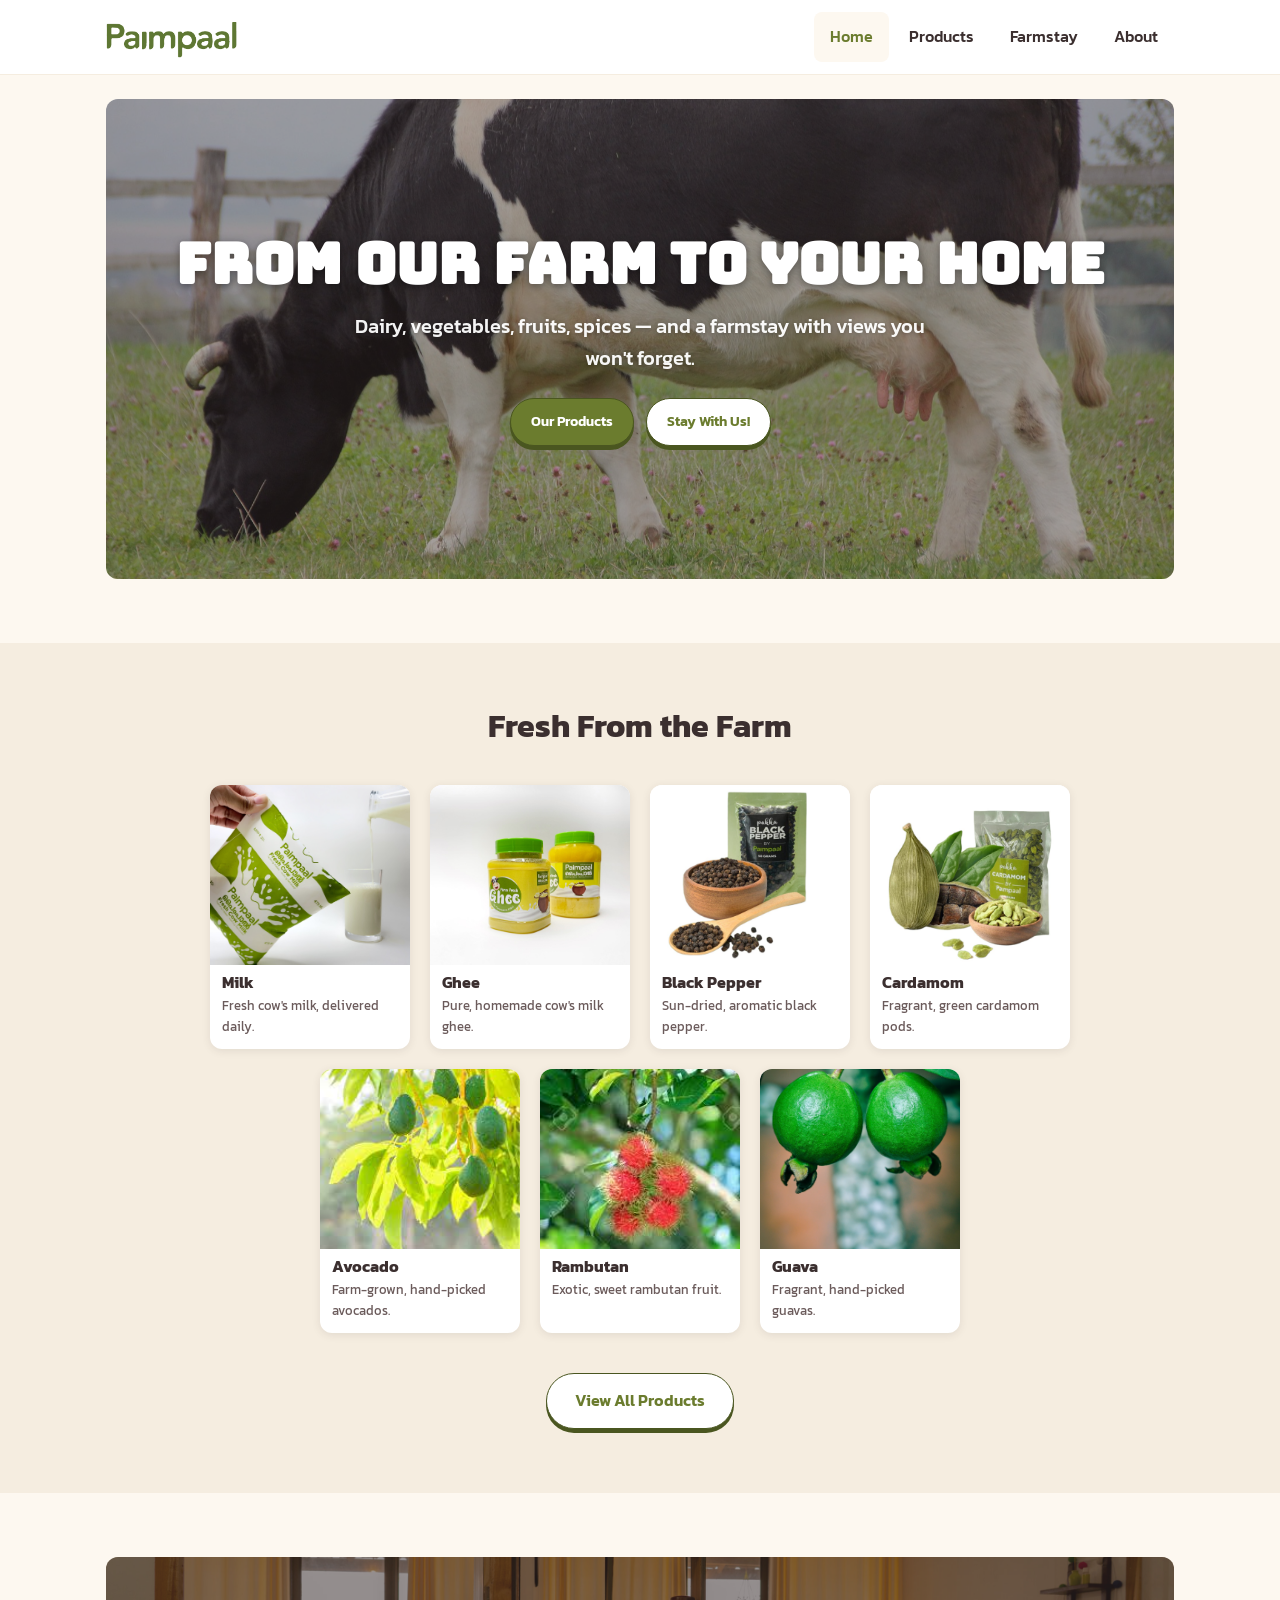
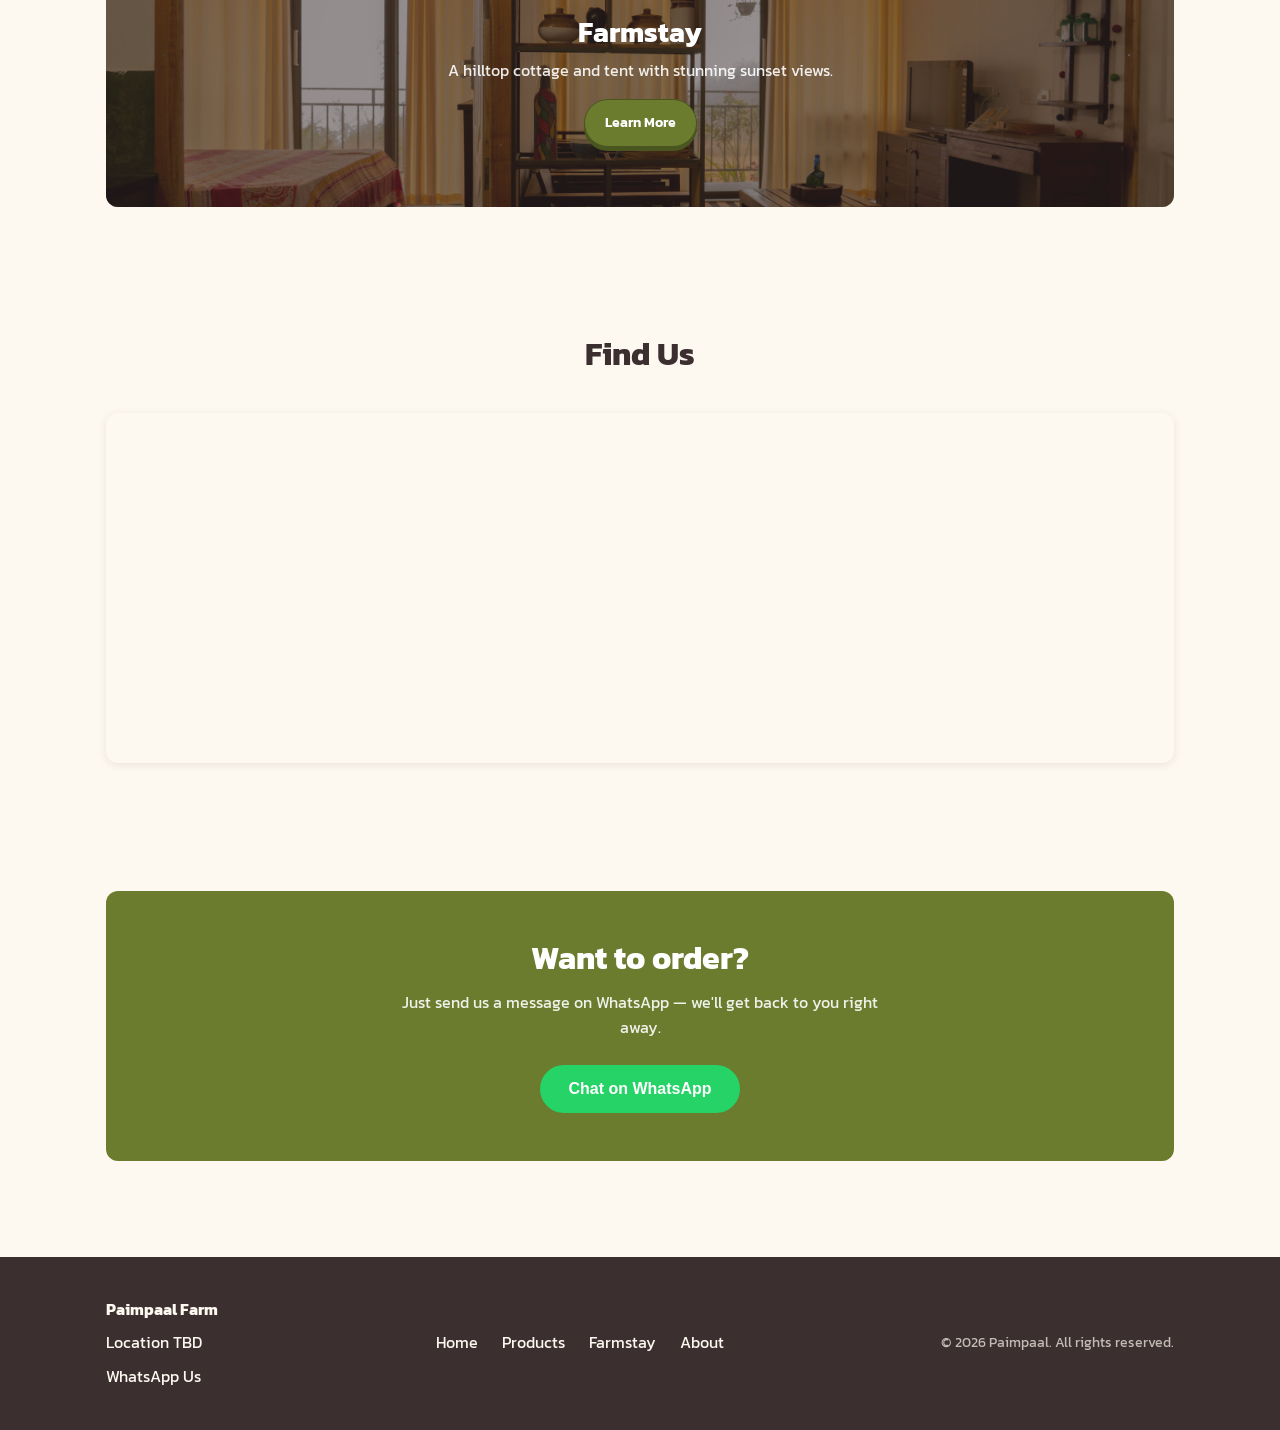
<file: index.html>
<!DOCTYPE html>
<html lang="en">
<head>
  <meta charset="UTF-8">
  <meta name="viewport" content="width=device-width, initial-scale=1.0">
  <meta name="description" content="Paimpaal — Fresh farm products and hilltop farmstay in India. Dairy, produce, fruits, spices, and a scenic cottage getaway.">
  <title>Paimpaal — Farm Fresh Products & Farmstay</title>
  <link rel="preconnect" href="https://fonts.googleapis.com">
  <link rel="preconnect" href="https://fonts.gstatic.com" crossorigin>
  <link href="https://fonts.googleapis.com/css2?family=Bungee&family=Kanit:wght@300;400;500;600&display=swap" rel="stylesheet">
  <link rel="stylesheet" href="css/style.css">
</head>
<body>

  <!-- Header -->
  <header class="header">
    <div class="container">
      <a href="index.html" class="header__logo">
        <img src="images/green_logo.png" alt="Paimpaal" width="120" height="40">
        <!-- <span>A Wayanad Dairy Group Venture</span> -->
      </a>
      <nav class="header__nav">
        <a href="index.html">Home</a>
        <a href="products.html">Products</a>
        <a href="farmstay.html">Farmstay</a>
        <a href="about.html">About</a>
      </nav>
      <button class="header__hamburger" aria-label="Menu">
        <span></span>
        <span></span>
        <span></span>
      </button>
    </div>
  </header>

  <!-- Hero -->
  <section style="padding-top: 1.5rem;">
    <div class="container">
      <div class="hero">
        <img src="images/cow1.jpg" alt="Paimpaal farm cow" class="hero__bg" loading="eager">
        <div class="hero__content">
          <h1>From Our Farm To Your Home</h1>
          <p>Dairy, vegetables, fruits, spices — and a farmstay with views you won't forget.</p>
          <div class="hero__actions">
            <a href="products.html" class="btn btn--primary btn--sm">Our Products</a>
            <a href="farmstay.html" class="btn btn--outline btn--sm">Stay With Us!</a>
          </div>
        </div>
      </div>
    </div>
  </section>

  <!-- Product Scroll -->
  <section class="product-scroll-section">
    <div class="container">
      <div class="section-header">
        <h2>Fresh From the Farm</h2>
      </div>
    </div>
    <div class="scroll-row">
      <div class="scroll-card">
        <img src="images/milk.jpg" alt="Fresh milk" loading="lazy">
        <h3>Milk</h3>
        <p>Fresh cow's milk, delivered daily.</p>
      </div>
      <div class="scroll-card">
        <img src="images/ghee.jpg" alt="Pure ghee" loading="lazy">
        <h3>Ghee</h3>
        <p>Pure, homemade cow's milk ghee.</p>
      </div>
      <div class="scroll-card">
        <img src="images/black_pepper.jpeg" alt="Black pepper" loading="lazy">
        <h3>Black Pepper</h3>
        <p>Sun-dried, aromatic black pepper.</p>
      </div>
      <div class="scroll-card">
        <img src="images/cardamom.jpeg" alt="Cardamom" loading="lazy">
        <h3>Cardamom</h3>
        <p>Fragrant, green cardamom pods.</p>
      </div>
      <div class="scroll-card">
        <img src="images/avocado.jpg" alt="Avocados" loading="lazy">
        <h3>Avocado</h3>
        <p>Farm-grown, hand-picked avocados.</p>
      </div>
      <div class="scroll-card">
        <img src="images/rambutan.jpg" alt="Rambutan" loading="lazy">
        <h3>Rambutan</h3>
        <p>Exotic, sweet rambutan fruit.</p>
      </div>
      <div class="scroll-card">
        <img src="images/guava.jpg" alt="Guava" loading="lazy">
        <h3>Guava</h3>
        <p>Fragrant, hand-picked guavas.</p>
      </div>
    </div>
    <div class="text-center" style="padding: 1.5rem 0 0;">
      <a href="products.html" class="btn btn--outline">View All Products</a>
    </div>
  </section>

  <!-- Farmstay -->
  <section>
    <div class="container">
      <a href="farmstay.html" class="quick-link">
        <img src="images/cottage_indoor.jpg" alt="Farmstay cottage interior" loading="lazy">
        <div class="quick-link__overlay">
          <h3>Farmstay</h3>
          <p>A hilltop cottage and tent with stunning sunset views.</p>
          <span class="btn btn--primary btn--sm">Learn More</span>
        </div>
      </a>
    </div>
  </section>

  <!-- Map -->
  <section>
    <div class="container">
      <div class="section-header">
        <h2>Find Us</h2>
      </div>
      <div class="map-embed">
        <!-- TODO: Replace with actual farm coordinates/place ID -->
        <iframe
          src="https://www.google.com/maps/embed?pb=!1m18!1m12!1m3!1d50000!2d76.0!3d11.6!2m3!1f0!2f0!3f0!3m2!1i1024!2i768!4f13.1!3m3!1m2!1s0x0%3A0x0!2zMTHCsDM2JzAwLjAiTiA3NsKwMDAnMDAuMCJF!5e0!3m2!1sen!2sin!4v1234567890"
          width="100%"
          height="350"
          style="border:0; border-radius: 12px;"
          allowfullscreen=""
          loading="lazy"
          referrerpolicy="no-referrer-when-downgrade">
        </iframe>
      </div>
    </div>
  </section>

  <!-- CTA -->
  <section>
    <div class="container">
      <div class="cta-banner">
        <h2>Want to order?</h2>
        <p>Just send us a message on WhatsApp — we'll get back to you right away.</p>
        <button class="btn btn--whatsapp" onclick="openWhatsApp('', 'Hi! I\'d like to know more about Paimpaal products.')">Chat on WhatsApp</button>
      </div>
    </div>
  </section>

  <!-- Footer -->
  <footer class="footer">
    <div class="container">
      <div class="footer__contact">
        <strong>Paimpaal Farm</strong>
        <span>Location TBD</span>
        <a href="#" onclick="openWhatsApp('', 'Hi! I have a question about Paimpaal.'); return false;">WhatsApp Us</a>
      </div>
      <div class="footer__links">
        <a href="index.html">Home</a>
        <a href="products.html">Products</a>
        <a href="farmstay.html">Farmstay</a>
        <a href="about.html">About</a>
      </div>
      <div class="footer__copy">
        &copy; 2026 Paimpaal. All rights reserved.
      </div>
    </div>
  </footer>

  <script src="js/main.js"></script>
</body>
</html>
</file>
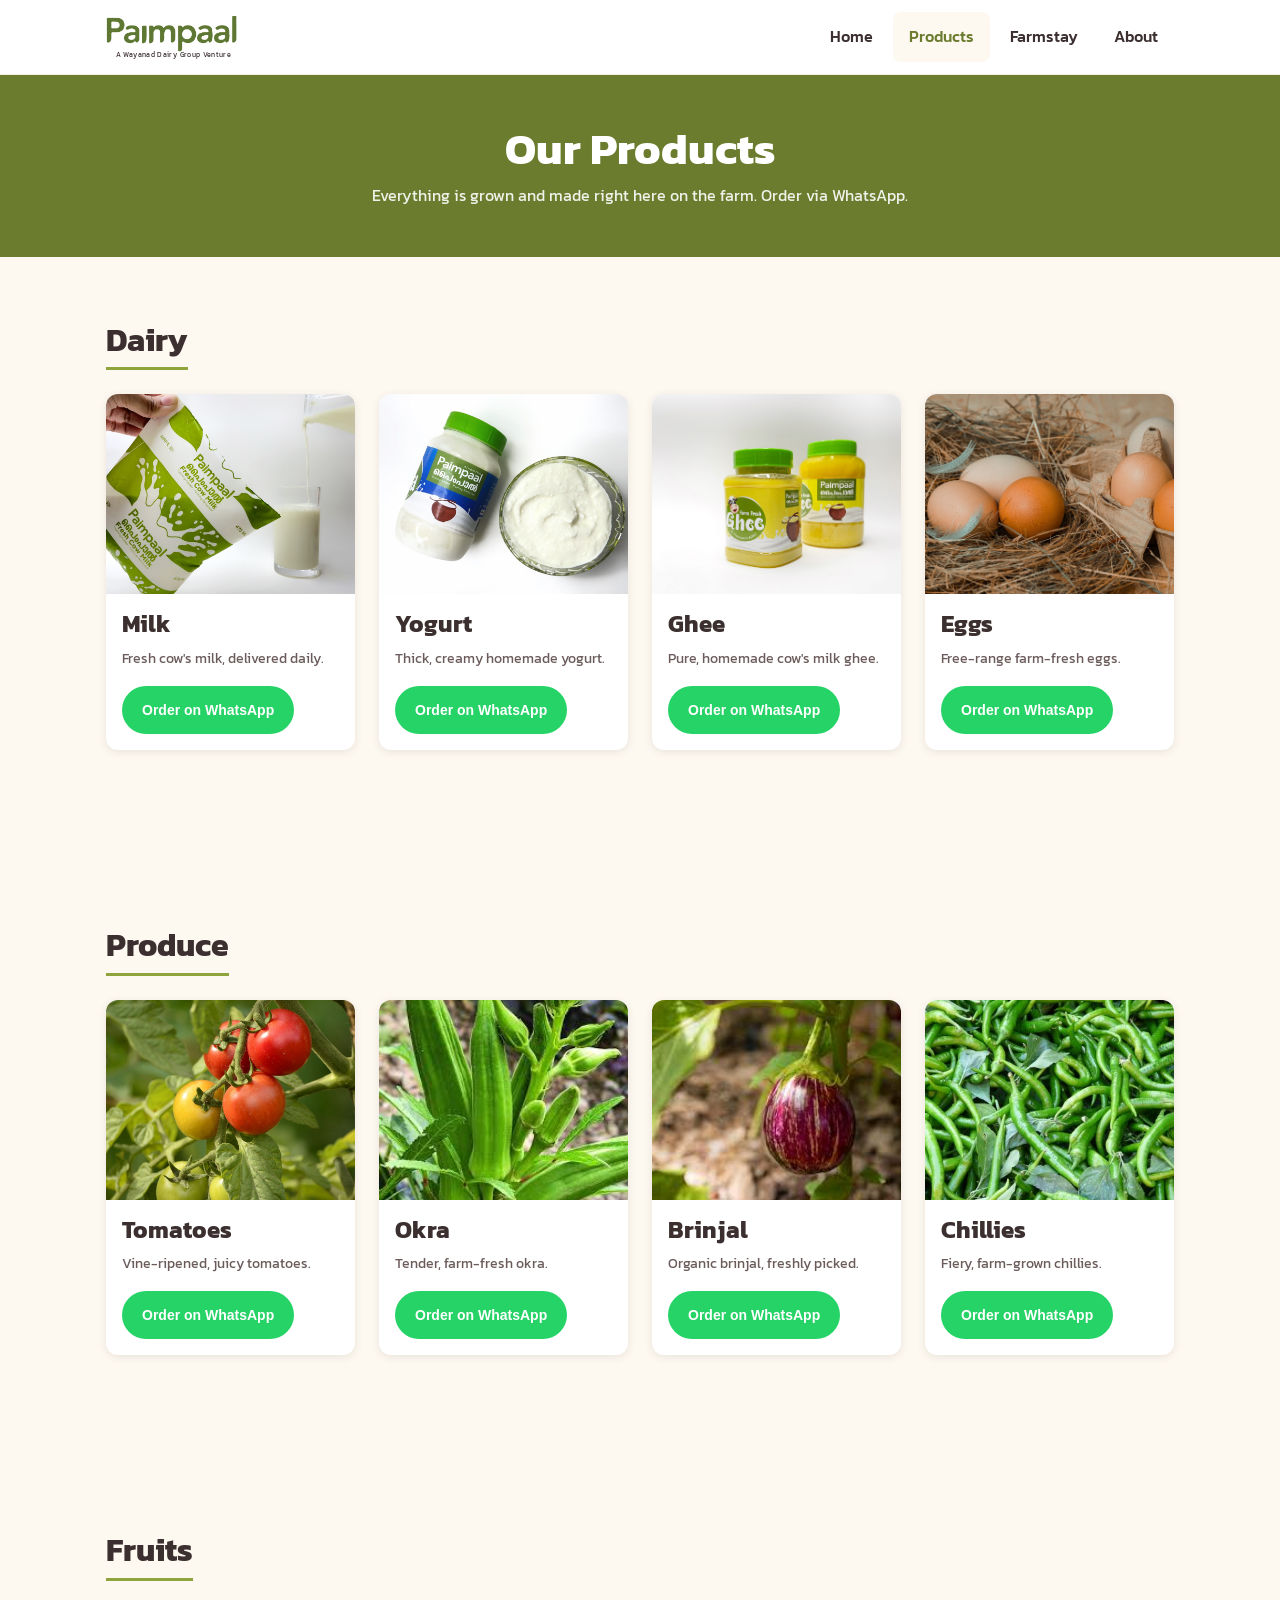
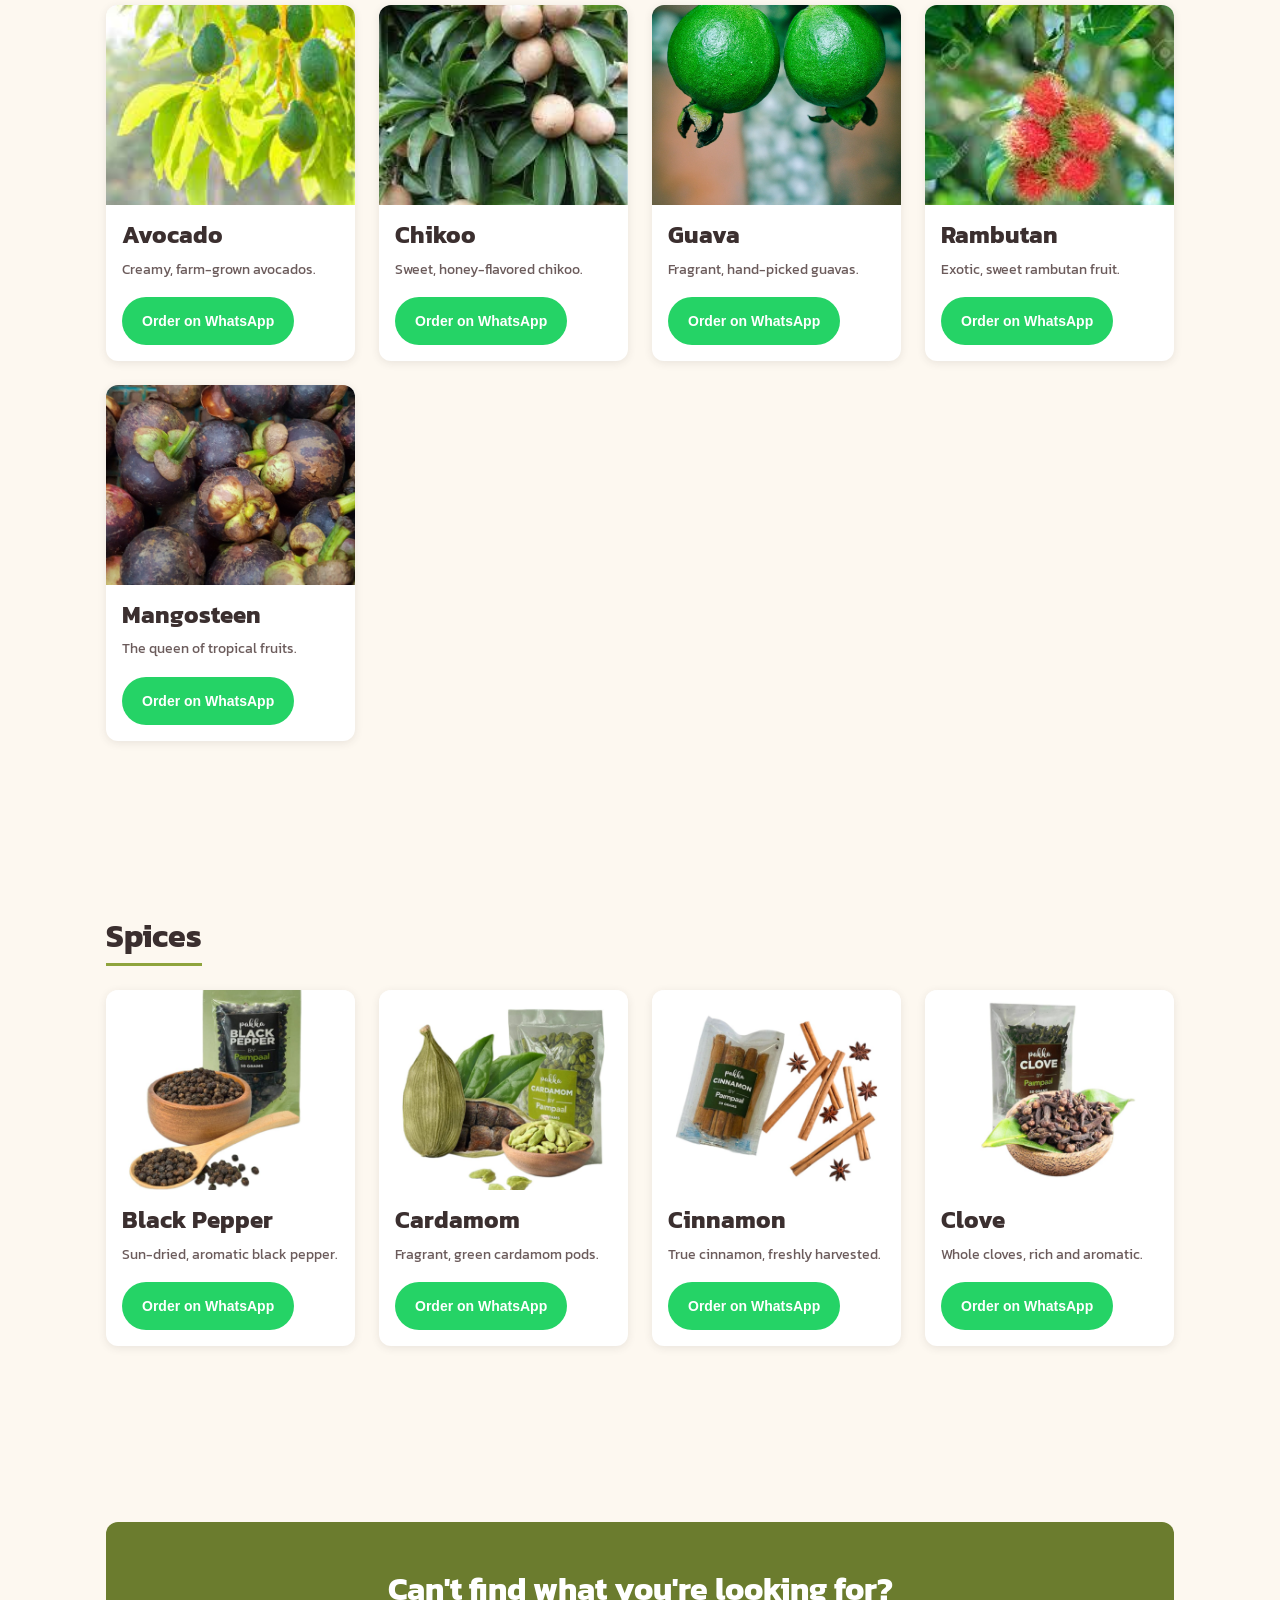
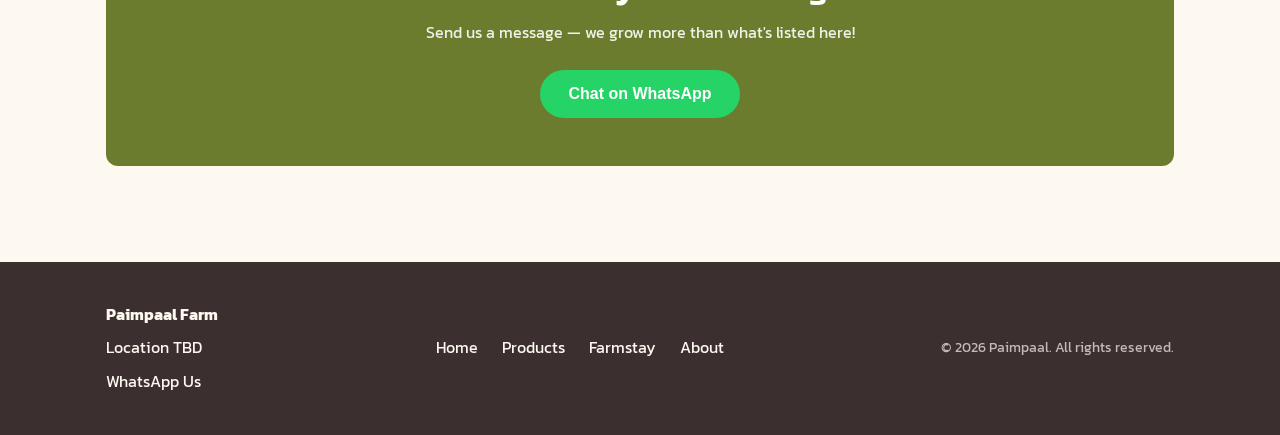
<file: products.html>
<!DOCTYPE html>
<html lang="en">
<head>
  <meta charset="UTF-8">
  <meta name="viewport" content="width=device-width, initial-scale=1.0">
  <meta name="description" content="Paimpaal farm products — fresh dairy, seasonal produce, tropical fruits, and aromatic spices. Order via WhatsApp.">
  <title>Products — Paimpaal</title>
  <link rel="preconnect" href="https://fonts.googleapis.com">
  <link rel="preconnect" href="https://fonts.gstatic.com" crossorigin>
  <link href="https://fonts.googleapis.com/css2?family=Bungee&family=Kanit:wght@300;400;500;600&display=swap" rel="stylesheet">
  <link rel="stylesheet" href="css/style.css">
</head>
<body>

  <!-- Header -->
  <header class="header">
    <div class="container">
      <a href="index.html" class="header__logo">
        <img src="images/green_logo.png" alt="Paimpaal" width="120" height="40">
        <span>A Wayanad Dairy Group Venture</span>
      </a>
      <nav class="header__nav">
        <a href="index.html">Home</a>
        <a href="products.html">Products</a>
        <a href="farmstay.html">Farmstay</a>
        <a href="about.html">About</a>
      </nav>
      <button class="header__hamburger" aria-label="Menu">
        <span></span>
        <span></span>
        <span></span>
      </button>
    </div>
  </header>

  <!-- Page Hero -->
  <section class="page-hero">
    <div class="container">
      <h1>Our Products</h1>
      <p>Everything is grown and made right here on the farm. Order via WhatsApp.</p>
    </div>
  </section>

  <!-- Dairy -->
  <section>
    <div class="container">
      <div class="category">
        <h2>Dairy</h2>
        <div class="card-grid">
          <div class="card">
            <img src="images/milk.jpg" alt="Fresh cow's milk" class="card__img" loading="lazy">
            <div class="card__body">
              <h3>Milk</h3>
              <p>Fresh cow's milk, delivered daily.</p>
              <button class="btn btn--whatsapp btn--sm" onclick="openWhatsApp('Milk')">Order on WhatsApp</button>
            </div>
          </div>
          <div class="card">
            <img src="images/yogurt.jpg" alt="Homemade yogurt" class="card__img" loading="lazy">
            <div class="card__body">
              <h3>Yogurt</h3>
              <p>Thick, creamy homemade yogurt.</p>
              <button class="btn btn--whatsapp btn--sm" onclick="openWhatsApp('Yogurt')">Order on WhatsApp</button>
            </div>
          </div>
          <div class="card">
            <img src="images/ghee.jpg" alt="Pure ghee" class="card__img" loading="lazy">
            <div class="card__body">
              <h3>Ghee</h3>
              <p>Pure, homemade cow's milk ghee.</p>
              <button class="btn btn--whatsapp btn--sm" onclick="openWhatsApp('Ghee')">Order on WhatsApp</button>
            </div>
          </div>
          <div class="card">
            <img src="images/eggs.jpg" alt="Free-range eggs" class="card__img" loading="lazy">
            <div class="card__body">
              <h3>Eggs</h3>
              <p>Free-range farm-fresh eggs.</p>
              <button class="btn btn--whatsapp btn--sm" onclick="openWhatsApp('Eggs')">Order on WhatsApp</button>
            </div>
          </div>
        </div>
      </div>
    </div>
  </section>

  <!-- Produce -->
  <section>
    <div class="container">
      <div class="category">
        <h2>Produce</h2>
        <div class="card-grid">
          <div class="card">
            <img src="images/tomatoes.jpg" alt="Fresh tomatoes" class="card__img" loading="lazy">
            <div class="card__body">
              <h3>Tomatoes</h3>
              <p>Vine-ripened, juicy tomatoes.</p>
              <button class="btn btn--whatsapp btn--sm" onclick="openWhatsApp('Tomatoes')">Order on WhatsApp</button>
            </div>
          </div>
          <div class="card">
            <img src="images/okra.jpg" alt="Fresh okra" class="card__img" loading="lazy">
            <div class="card__body">
              <h3>Okra</h3>
              <p>Tender, farm-fresh okra.</p>
              <button class="btn btn--whatsapp btn--sm" onclick="openWhatsApp('Okra')">Order on WhatsApp</button>
            </div>
          </div>
          <div class="card">
            <img src="images/brinjal.jpg" alt="Brinjal" class="card__img" loading="lazy">
            <div class="card__body">
              <h3>Brinjal</h3>
              <p>Organic brinjal, freshly picked.</p>
              <button class="btn btn--whatsapp btn--sm" onclick="openWhatsApp('Brinjal')">Order on WhatsApp</button>
            </div>
          </div>
          <div class="card">
            <img src="images/green_chilli.jpg" alt="Green chillies" class="card__img" loading="lazy">
            <div class="card__body">
              <h3>Chillies</h3>
              <p>Fiery, farm-grown chillies.</p>
              <button class="btn btn--whatsapp btn--sm" onclick="openWhatsApp('Chillies')">Order on WhatsApp</button>
            </div>
          </div>
        </div>
      </div>
    </div>
  </section>

  <!-- Fruits -->
  <section>
    <div class="container">
      <div class="category">
        <h2>Fruits</h2>
        <div class="card-grid">
          <div class="card">
            <img src="images/avocado.jpg" alt="Avocados" class="card__img" loading="lazy">
            <div class="card__body">
              <h3>Avocado</h3>
              <p>Creamy, farm-grown avocados.</p>
              <button class="btn btn--whatsapp btn--sm" onclick="openWhatsApp('Avocados')">Order on WhatsApp</button>
            </div>
          </div>
          <div class="card">
            <img src="images/chikoo.jpg" alt="Chikoo" class="card__img" loading="lazy">
            <div class="card__body">
              <h3>Chikoo</h3>
              <p>Sweet, honey-flavored chikoo.</p>
              <button class="btn btn--whatsapp btn--sm" onclick="openWhatsApp('Chikoo')">Order on WhatsApp</button>
            </div>
          </div>
          <div class="card">
            <img src="images/guava.jpg" alt="Guava" class="card__img" loading="lazy">
            <div class="card__body">
              <h3>Guava</h3>
              <p>Fragrant, hand-picked guavas.</p>
              <button class="btn btn--whatsapp btn--sm" onclick="openWhatsApp('Guava')">Order on WhatsApp</button>
            </div>
          </div>
          <div class="card">
            <img src="images/rambutan.jpg" alt="Rambutan" class="card__img" loading="lazy">
            <div class="card__body">
              <h3>Rambutan</h3>
              <p>Exotic, sweet rambutan fruit.</p>
              <button class="btn btn--whatsapp btn--sm" onclick="openWhatsApp('Rambutan')">Order on WhatsApp</button>
            </div>
          </div>
          <div class="card">
            <img src="images/mangosteen.jpg" alt="Mangosteen" class="card__img" loading="lazy">
            <div class="card__body">
              <h3>Mangosteen</h3>
              <p>The queen of tropical fruits.</p>
              <button class="btn btn--whatsapp btn--sm" onclick="openWhatsApp('Mangosteen')">Order on WhatsApp</button>
            </div>
          </div>
        </div>
      </div>
    </div>
  </section>

  <!-- Spices -->
  <section>
    <div class="container">
      <div class="category">
        <h2>Spices</h2>
        <div class="card-grid">
          <div class="card">
            <img src="images/black_pepper.jpeg" alt="Black pepper" class="card__img" loading="lazy">
            <div class="card__body">
              <h3>Black Pepper</h3>
              <p>Sun-dried, aromatic black pepper.</p>
              <button class="btn btn--whatsapp btn--sm" onclick="openWhatsApp('Black Pepper')">Order on WhatsApp</button>
            </div>
          </div>
          <div class="card">
            <img src="images/cardamom.jpeg" alt="Cardamom" class="card__img" loading="lazy">
            <div class="card__body">
              <h3>Cardamom</h3>
              <p>Fragrant, green cardamom pods.</p>
              <button class="btn btn--whatsapp btn--sm" onclick="openWhatsApp('Cardamom')">Order on WhatsApp</button>
            </div>
          </div>
          <div class="card">
            <img src="images/cinnamon.jpeg" alt="Cinnamon" class="card__img" loading="lazy">
            <div class="card__body">
              <h3>Cinnamon</h3>
              <p>True cinnamon, freshly harvested.</p>
              <button class="btn btn--whatsapp btn--sm" onclick="openWhatsApp('Cinnamon')">Order on WhatsApp</button>
            </div>
          </div>
          <div class="card">
            <img src="images/clove.jpeg" alt="Cloves" class="card__img" loading="lazy">
            <div class="card__body">
              <h3>Clove</h3>
              <p>Whole cloves, rich and aromatic.</p>
              <button class="btn btn--whatsapp btn--sm" onclick="openWhatsApp('Cloves')">Order on WhatsApp</button>
            </div>
          </div>
        </div>
      </div>
    </div>
  </section>

  <!-- CTA -->
  <section>
    <div class="container">
      <div class="cta-banner">
        <h2>Can't find what you're looking for?</h2>
        <p>Send us a message — we grow more than what's listed here!</p>
        <button class="btn btn--whatsapp" onclick="openWhatsApp('', 'Hi! I\'d like to know about available products from Paimpaal.')">Chat on WhatsApp</button>
      </div>
    </div>
  </section>

  <!-- Footer -->
  <footer class="footer">
    <div class="container">
      <div class="footer__contact">
        <strong>Paimpaal Farm</strong>
        <span>Location TBD</span>
        <a href="#" onclick="openWhatsApp('', 'Hi! I have a question about Paimpaal.'); return false;">WhatsApp Us</a>
      </div>
      <div class="footer__links">
        <a href="index.html">Home</a>
        <a href="products.html">Products</a>
        <a href="farmstay.html">Farmstay</a>
        <a href="about.html">About</a>
      </div>
      <div class="footer__copy">
        &copy; 2026 Paimpaal. All rights reserved.
      </div>
    </div>
  </footer>

  <script src="js/main.js"></script>
</body>
</html>
</file>
<file: css/style.css>
/* ===== RESET & BASE ===== */
*, *::before, *::after {
  box-sizing: border-box;
  margin: 0;
  padding: 0;
}

:root {
  --green: #6B7C2E;
  --green-dark: #4A5620;
  --green-light: #8FA43D;
  --cream: #FDF8F0;
  --cream-dark: #F5EDE0;
  --brown: #3B2F2F;
  --brown-light: #6B5B5B;
  --terracotta: #C1644A;
  --terracotta-dark: #A04E38;
  --white: #FFFFFF;
  --shadow: 0 2px 8px rgba(59, 47, 47, 0.1);
  --shadow-hover: 0 4px 16px rgba(59, 47, 47, 0.15);
  --radius: 12px;
  --transition: 0.2s ease;
}

html {
  scroll-behavior: smooth;
}

body {
  font-family: 'Kanit', -apple-system, BlinkMacSystemFont, "Segoe UI", Roboto, sans-serif;
  background: var(--cream);
  color: var(--brown);
  line-height: 1.6;
  -webkit-font-smoothing: antialiased;
}

img {
  max-width: 100%;
  height: auto;
  display: block;
}

a {
  color: var(--green);
  text-decoration: none;
}

a:hover {
  color: var(--green-dark);
}

/* ===== TYPOGRAPHY ===== */
h1, h2, h3, h4 {
  line-height: 1.2;
  color: var(--brown);
}

h1 { font-size: 2rem; }
h2 { font-size: 1.6rem; }
h3 { font-size: 1.25rem; }

@media (min-width: 768px) {
  h1 { font-size: 2.75rem; }
  h2 { font-size: 2rem; }
  h3 { font-size: 1.5rem; }
}

/* ===== LAYOUT ===== */
.container {
  width: 100%;
  max-width: 1100px;
  margin: 0 auto;
  padding: 0 1rem;
}

section {
  padding: 3rem 0;
}

@media (min-width: 768px) {
  section {
    padding: 4rem 0;
  }
}

/* ===== HEADER ===== */
.header {
  position: sticky;
  top: 0;
  z-index: 100;
  background: var(--white);
  border-bottom: 1px solid var(--cream-dark);
  padding: 0.75rem 0;
}

.header .container {
  display: flex;
  align-items: center;
  justify-content: center;
  position: relative;
}

.header__logo {
  display: flex;
  flex-direction: column;
  align-items: center;
}

.header__logo img {
  height: 30px;
  width: auto;
  transform: translateY(3px);
}

.header__logo span {
  font-size: 0.45rem;
  color: var(--brown);
  letter-spacing: 0.05em;
}

.header__nav {
  display: none;
  position: absolute;
  top: 100%;
  left: 0;
  right: 0;
  background: var(--white);
  border-bottom: 1px solid var(--cream-dark);
  padding: 1rem;
  flex-direction: column;
  gap: 0;
}

.header__nav.active {
  display: flex;
}

.header__nav a {
  display: block;
  padding: 0.75rem 1rem;
  color: var(--brown);
  font-weight: 500;
  border-radius: 8px;
  transition: background var(--transition);
}

.header__nav a:hover,
.header__nav a.active {
  background: var(--cream);
  color: var(--green);
}

.header__hamburger {
  display: flex;
  flex-direction: column;
  gap: 5px;
  background: none;
  border: none;
  cursor: pointer;
  padding: 8px;
  min-width: 48px;
  min-height: 48px;
  align-items: center;
  justify-content: center;
  position: absolute;
  right: 1rem;
}

.header__hamburger span {
  display: block;
  width: 24px;
  height: 2px;
  background: var(--brown);
  border-radius: 2px;
  transition: transform var(--transition), opacity var(--transition);
}

.header__hamburger.active span:nth-child(1) {
  transform: translateY(7px) rotate(45deg);
}

.header__hamburger.active span:nth-child(2) {
  opacity: 0;
}

.header__hamburger.active span:nth-child(3) {
  transform: translateY(-7px) rotate(-45deg);
}

@media (min-width: 768px) {
  .header .container {
    justify-content: space-between;
  }

  .header__logo img {
    height: 36px;
  }

  .header__nav {
    display: flex;
    position: static;
    flex-direction: row;
    background: none;
    border: none;
    padding: 0;
    gap: 0.25rem;
  }

  .header__hamburger {
    display: none;
  }
}

/* ===== HERO ===== */
.hero {
  position: relative;
  display: flex;
  align-items: center;
  justify-content: center;
  text-align: center;
  overflow: hidden;
  border-radius: var(--radius);
  min-height: 340px;
}

section.hero {
  padding: 0;
  border-radius: 0;
}

.hero__bg {
  position: absolute;
  inset: 0;
  width: 100%;
  height: 100%;
  object-fit: cover;
  animation: hero-zoom 20s ease forwards;
}

@keyframes hero-zoom {
  from { transform: scale(1); }
  to { transform: scale(1.05); }
}

.hero__content {
  position: relative;
  z-index: 1;
  color: var(--white);
  padding: 3rem 1.5rem;
  background: rgba(59, 47, 47, 0.45);
  width: 100%;
  display: flex;
  flex-direction: column;
  align-items: center;
  justify-content: center;
  min-height: 340px;
}

.hero__content h1 {
  color: var(--white);
  font-family: 'Bungee', cursive;
  font-size: 2rem;
  margin-bottom: 0.75rem;
  text-shadow: 0 2px 8px rgba(0,0,0,0.4);
}

.hero__content p {
  font-size: 1.05rem;
  margin-bottom: 1.5rem;
  opacity: 0.95;
  font-weight: 500;
  max-width: 520px;
  text-shadow: 0 1px 4px rgba(0,0,0,0.3);
}

.hero__actions {
  display: flex;
  gap: 0.75rem;
  justify-content: center;
  flex-wrap: wrap;
}

@media (min-width: 768px) {
  .hero {
    min-height: 480px;
  }

  .hero__content {
    min-height: 480px;
    padding: 4rem 2rem;
  }

  .hero__content h1 {
    font-size: 3.5rem;
  }

  .hero__content p {
    font-size: 1.25rem;
    max-width: 600px;
  }
}

/* ===== BUTTONS ===== */
.btn {
  display: inline-flex;
  align-items: center;
  gap: 0.5rem;
  padding: 0.875rem 1.75rem;
  border-radius: 50px;
  font-size: 1rem;
  font-weight: 600;
  border: none;
  cursor: pointer;
  transition: background var(--transition), transform var(--transition);
  text-decoration: none;
  min-height: 48px;
}

.btn:hover {
  transform: translateY(-1px);
}

.btn--primary {
  background: var(--green);
  color: var(--white);
  border: 1px solid var(--green-dark);
  box-shadow: 0 4px 0 var(--green-dark);
}

.btn--primary:hover {
  background: var(--green-dark);
  color: var(--white);
  transform: translateY(2px);
  box-shadow: 0 2px 0 var(--brown);
}

.btn--whatsapp {
  background: #25D366;
  color: var(--white);
}

.btn--whatsapp:hover {
  background: #1DA851;
  color: var(--white);
}

.btn--outline {
  background: var(--white);
  color: var(--green);
  border: 1px solid var(--green-dark);
  box-shadow: 0 4px 0 var(--green-dark);
}

.btn--outline:hover {
  background: var(--cream);
  color: var(--green-dark);
  transform: translateY(2px);
  box-shadow: 0 2px 0 var(--brown);
}

.btn--outline-green {
  background: transparent;
  color: var(--green);
  border: 2px solid var(--green);
}

.btn--outline-green:hover {
  background: var(--green);
  color: var(--white);
}

.btn--sm {
  padding: 0.625rem 1.25rem;
  font-size: 0.875rem;
}

/* ===== PRODUCT SCROLL SECTION ===== */
.product-scroll-section {
  background: var(--cream-dark);
  width: 100%;
}

/* ===== SCROLL ROW ===== */
.scroll-row {
  display: flex;
  gap: 1rem;
  overflow-x: auto;
  scroll-snap-type: x mandatory;
  -webkit-overflow-scrolling: touch;
  padding: 0 1rem 1rem;
  scrollbar-width: none;
}

.scroll-row::-webkit-scrollbar {
  display: none;
}

.scroll-card {
  flex: 0 0 170px;
  scroll-snap-align: start;
  background: var(--white);
  border-radius: var(--radius);
  overflow: hidden;
  box-shadow: var(--shadow);
  transition: transform var(--transition);
}

.scroll-card img {
  width: 100%;
  height: 150px;
  object-fit: cover;
}

.scroll-card h3 {
  font-size: 1rem;
  padding: 0.5rem 0.75rem 0;
}

.scroll-card p {
  font-size: 0.8rem;
  color: var(--brown-light);
  padding: 0.25rem 0.75rem 0.75rem;
}

@media (min-width: 768px) {
  .scroll-row {
    flex-wrap: wrap;
    justify-content: center;
    overflow-x: visible;
    max-width: 1100px;
    margin: 0 auto;
    padding: 0 1rem 1rem;
    gap: 1.25rem;
  }

  .scroll-card {
    flex: 0 0 180px;
  }

  .scroll-card img {
    height: 160px;
  }
}

@media (min-width: 1024px) {
  .scroll-card {
    flex: 0 0 200px;
  }

  .scroll-card img {
    height: 180px;
  }
}

/* ===== MAP ===== */
.map-embed {
  border-radius: var(--radius);
  overflow: hidden;
  box-shadow: var(--shadow);
}

.map-embed iframe {
  display: block;
}

/* ===== CARDS ===== */
.card-grid {
  display: grid;
  grid-template-columns: 1fr;
  gap: 1.5rem;
}

@media (min-width: 500px) {
  .card-grid {
    grid-template-columns: repeat(2, 1fr);
  }
}

@media (min-width: 768px) {
  .card-grid {
    grid-template-columns: repeat(3, 1fr);
  }
}

@media (min-width: 1024px) {
  .card-grid {
    grid-template-columns: repeat(4, 1fr);
  }
}

.card {
  background: var(--white);
  border-radius: var(--radius);
  overflow: hidden;
  box-shadow: var(--shadow);
  transition: box-shadow var(--transition), transform var(--transition);
}

.card:hover {
  box-shadow: var(--shadow-hover);
  transform: translateY(-2px);
}

.card__img {
  width: 100%;
  height: 200px;
  object-fit: cover;
}

.card__body {
  padding: 1rem;
}

.card__body h3 {
  margin-bottom: 0.5rem;
}

.card__body p {
  color: var(--brown-light);
  font-size: 0.9rem;
  margin-bottom: 1rem;
}

/* ===== SECTION HEADERS ===== */
.section-header {
  text-align: center;
  margin-bottom: 2.5rem;
}

.section-header h2 {
  margin-bottom: 0.5rem;
}

.section-header p {
  color: var(--brown-light);
  max-width: 600px;
  margin: 0 auto;
}

/* ===== QUICK LINKS (Home Page) ===== */
.quick-links {
  display: grid;
  grid-template-columns: 1fr;
  gap: 1.5rem;
}

@media (min-width: 768px) {
  .quick-links {
    grid-template-columns: repeat(2, 1fr);
  }
}

.quick-link {
  position: relative;
  display: flex;
  align-items: center;
  justify-content: center;
  min-height: 250px;
  border-radius: var(--radius);
  overflow: hidden;
  text-decoration: none;
}

.quick-link img {
  position: absolute;
  inset: 0;
  width: 100%;
  height: 100%;
  object-fit: cover;
  transition: transform 0.4s ease;
}

.quick-link:hover img {
  transform: scale(1.05);
}

.quick-link__overlay {
  position: relative;
  z-index: 1;
  text-align: center;
  color: var(--white);
  padding: 2rem;
  background: rgba(59, 47, 47, 0.5);
  width: 100%;
  height: 100%;
  display: flex;
  flex-direction: column;
  align-items: center;
  justify-content: center;
  min-height: 250px;
}

.quick-link__overlay h3 {
  color: var(--white);
  font-size: 1.75rem;
  margin-bottom: 0.5rem;
}

.quick-link__overlay p {
  opacity: 0.9;
  margin-bottom: 1rem;
}

/* ===== FEATURED PRODUCTS (Home Page) ===== */
.featured-grid {
  display: grid;
  grid-template-columns: repeat(2, 1fr);
  gap: 1rem;
}

@media (min-width: 768px) {
  .featured-grid {
    grid-template-columns: repeat(4, 1fr);
  }
}

/* ===== PRODUCT CATEGORY ===== */
.category {
  margin-bottom: 3rem;
}

.category h2 {
  padding-bottom: 0.5rem;
  margin-bottom: 1.5rem;
  border-bottom: 3px solid var(--green-light);
  display: inline-block;
}

/* ===== FARMSTAY ===== */
.farmstay-hero {
  position: relative;
  min-height: 50vh;
  display: flex;
  align-items: center;
  justify-content: center;
  text-align: center;
  overflow: hidden;
  background: var(--brown);
  border-radius: var(--radius);
}

.farmstay-hero__bg {
  position: absolute;
  inset: 0;
  width: 100%;
  height: 100%;
  object-fit: cover;
  opacity: 0.5;
}

.farmstay-hero__content {
  position: relative;
  z-index: 1;
  color: var(--white);
  padding: 2rem 1rem;
}

.farmstay-hero__content h2 {
  color: var(--white);
  font-size: 2rem;
  margin-bottom: 0.75rem;
}

@media (min-width: 768px) {
  .farmstay-hero__content h2 {
    font-size: 2.5rem;
  }
}

.gallery-grid {
  display: grid;
  grid-template-columns: 1fr;
  gap: 1rem;
}

@media (min-width: 500px) {
  .gallery-grid {
    grid-template-columns: repeat(2, 1fr);
  }
}

@media (min-width: 768px) {
  .gallery-grid {
    grid-template-columns: repeat(3, 1fr);
  }
}

.gallery-grid img {
  width: 100%;
  height: 250px;
  object-fit: cover;
  border-radius: var(--radius);
  cursor: pointer;
  transition: transform var(--transition);
}

.gallery-grid img:hover {
  transform: scale(1.02);
}

.amenities-list {
  display: grid;
  grid-template-columns: 1fr;
  gap: 1rem;
  list-style: none;
}

@media (min-width: 500px) {
  .amenities-list {
    grid-template-columns: repeat(2, 1fr);
  }
}

.amenities-list li {
  display: flex;
  align-items: center;
  gap: 0.75rem;
  padding: 1rem;
  background: var(--white);
  border-radius: 8px;
  box-shadow: var(--shadow);
  font-weight: 500;
}

.amenities-list .icon {
  font-size: 1.5rem;
  flex-shrink: 0;
}

/* ===== ABOUT PAGE ===== */
.about-intro {
  display: grid;
  grid-template-columns: 1fr;
  gap: 2rem;
  align-items: center;
}

@media (min-width: 768px) {
  .about-intro {
    grid-template-columns: 1fr 1fr;
  }
}

.about-intro img {
  border-radius: var(--radius);
  width: 100%;
  height: 350px;
  object-fit: cover;
}

.trust-grid {
  display: grid;
  grid-template-columns: 1fr;
  gap: 1.5rem;
}

@media (min-width: 768px) {
  .trust-grid {
    grid-template-columns: repeat(3, 1fr);
  }
}

.trust-card {
  background: var(--white);
  border-radius: var(--radius);
  overflow: hidden;
  box-shadow: var(--shadow);
  text-align: center;
}

.trust-card img {
  width: 100%;
  height: 300px;
  object-fit: cover;
  object-position: top;
}

.trust-card p {
  padding: 1rem;
  font-weight: 500;
  color: var(--brown-light);
}

/* ===== FOOTER ===== */
.footer {
  background: var(--brown);
  color: var(--cream);
  padding: 2.5rem 0;
  margin-top: 2rem;
}

.footer .container {
  display: flex;
  flex-direction: column;
  gap: 1.5rem;
  align-items: center;
  text-align: center;
}

@media (min-width: 768px) {
  .footer .container {
    flex-direction: row;
    justify-content: space-between;
    text-align: left;
  }
}

.footer a {
  color: var(--cream);
}

.footer a:hover {
  color: var(--white);
}

.footer__contact {
  display: flex;
  flex-direction: column;
  gap: 0.5rem;
}

.footer__links {
  display: flex;
  gap: 1.5rem;
}

.footer__copy {
  opacity: 0.7;
  font-size: 0.875rem;
}

/* ===== PAGE HERO (inner pages) ===== */
.page-hero {
  background: var(--green);
  color: var(--white);
  padding: 3rem 0;
  text-align: center;
}

.page-hero h1 {
  color: var(--white);
}

.page-hero p {
  opacity: 0.9;
  margin-top: 0.5rem;
}

/* ===== CTA BANNER ===== */
.cta-banner {
  background: var(--green);
  color: var(--white);
  text-align: center;
  padding: 3rem 1rem;
  border-radius: var(--radius);
}

.cta-banner h2 {
  color: var(--white);
  margin-bottom: 0.75rem;
}

.cta-banner p {
  opacity: 0.9;
  margin-bottom: 1.5rem;
  max-width: 500px;
  margin-left: auto;
  margin-right: auto;
}

/* ===== LIGHTBOX ===== */
.lightbox {
  display: none;
  position: fixed;
  inset: 0;
  z-index: 200;
  background: rgba(0, 0, 0, 0.9);
  align-items: center;
  justify-content: center;
  padding: 1rem;
}

.lightbox.active {
  display: flex;
}

.lightbox img {
  max-width: 90vw;
  max-height: 90vh;
  border-radius: 8px;
}

.lightbox__close {
  position: absolute;
  top: 1rem;
  right: 1rem;
  background: none;
  border: none;
  color: white;
  font-size: 2rem;
  cursor: pointer;
  min-width: 48px;
  min-height: 48px;
  display: flex;
  align-items: center;
  justify-content: center;
}

/* ===== UTILITIES ===== */
.text-center { text-align: center; }
.mt-1 { margin-top: 1rem; }
.mt-2 { margin-top: 2rem; }
.mb-1 { margin-bottom: 1rem; }
.mb-2 { margin-bottom: 2rem; }
</file>
